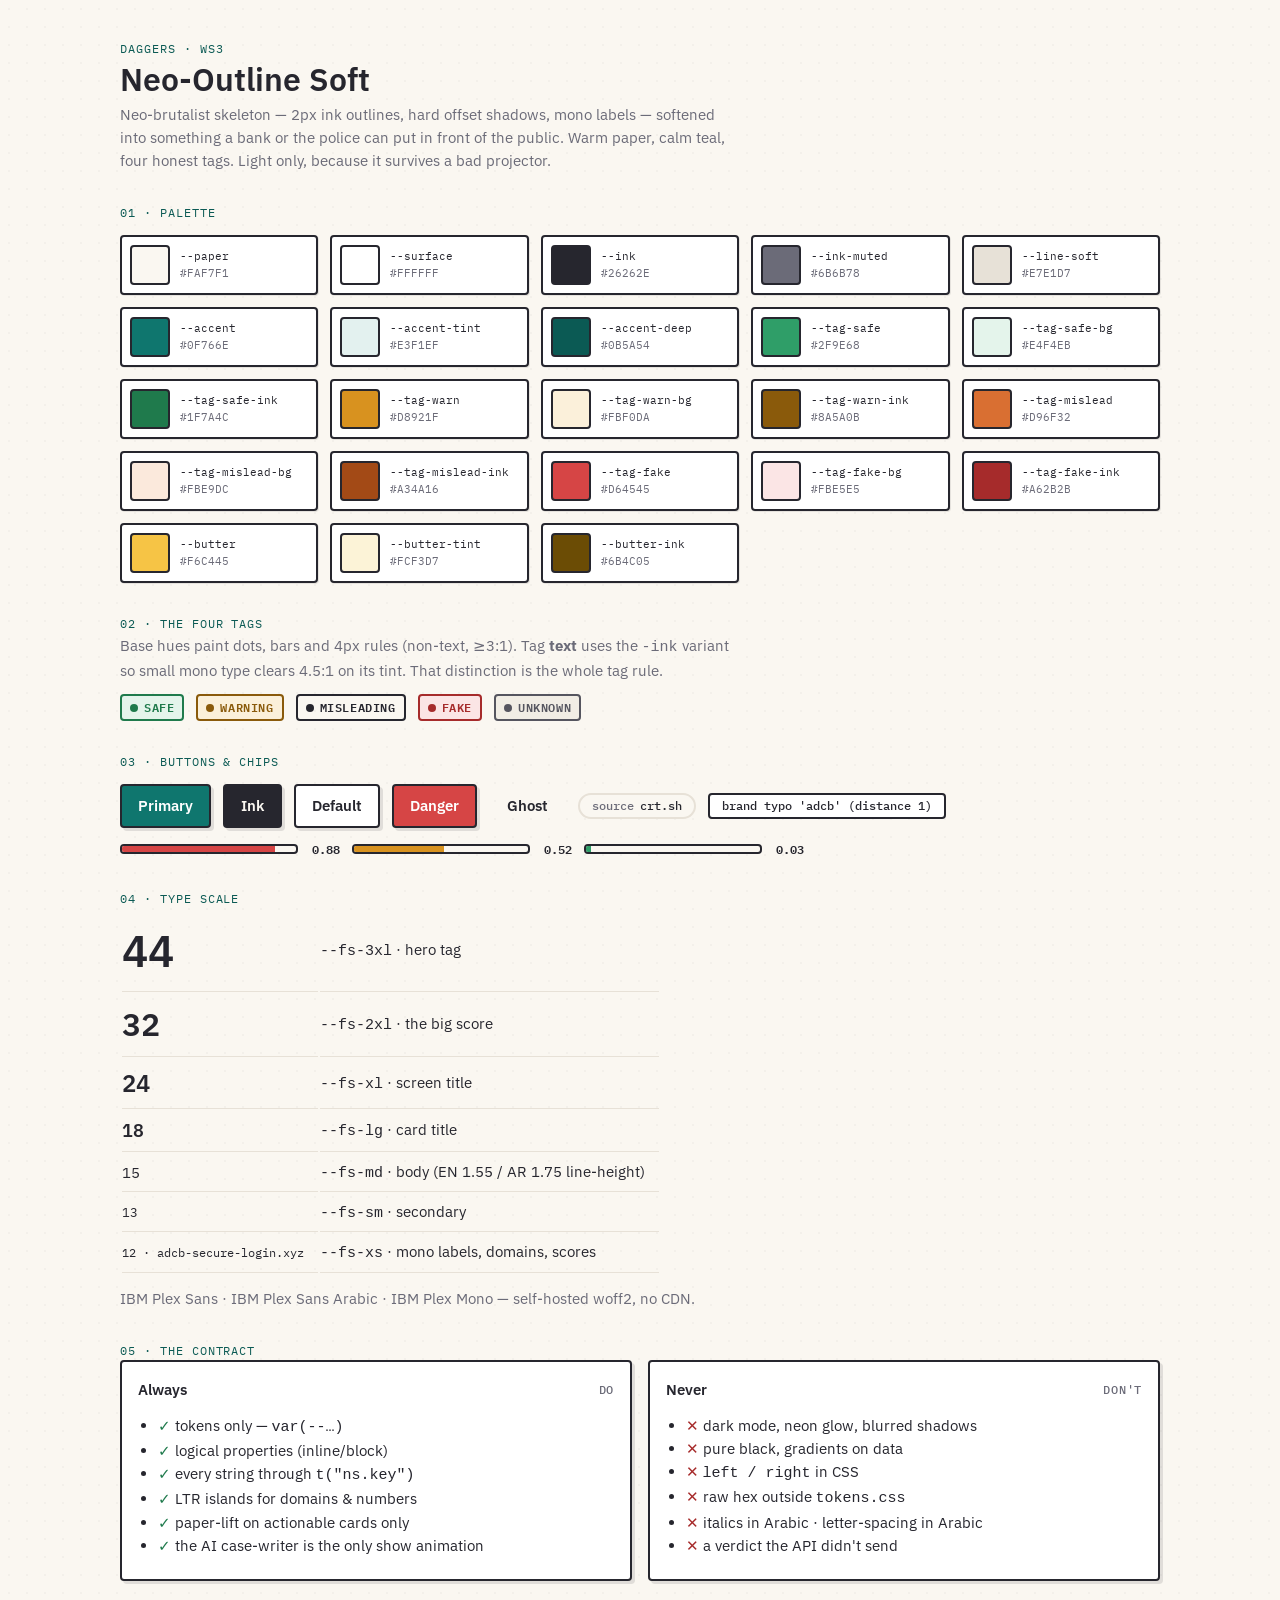
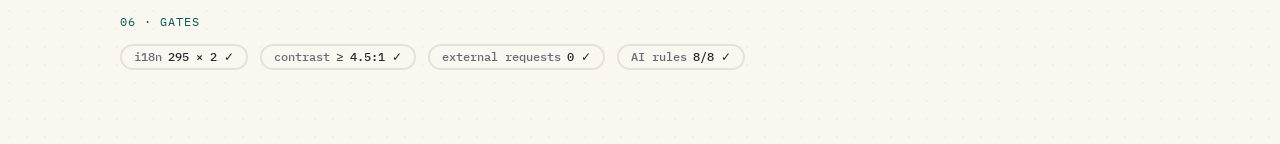
<file: docs/design-system.html>
<!doctype html>
<html lang="en" dir="ltr">
<head>
<meta charset="utf-8">
<meta name="viewport" content="width=device-width, initial-scale=1">
<title>Daggers — Design System (Neo-Outline Soft)</title>
<link rel="stylesheet" href="../web/css/tokens.css">
<link rel="stylesheet" href="../web/css/base.css">
<link rel="stylesheet" href="../web/css/layout.css">
<link rel="stylesheet" href="../web/css/components.css">
<style>
  body { display:block; }
  .wrap { max-width: 1080px; margin: 0 auto; padding: 40px 20px 80px; }
  h1 { font-size: 2rem; margin-bottom: 4px; }
  .lede { color: var(--ink-muted); max-width: 68ch; }
  section { margin-top: var(--s6); }
  .sect-kicker { font-family: var(--font-mono); font-size: var(--fs-xs); text-transform: uppercase; letter-spacing: .08em; color: var(--accent-deep); }
  .grid { display: grid; grid-template-columns: repeat(auto-fill, minmax(190px, 1fr)); gap: var(--s3); margin-top: var(--s3); }
  .sw { display:flex; gap:10px; align-items:center; border: var(--border); border-radius: var(--radius); background: var(--surface); padding: 8px; box-shadow: var(--shadow-press); }
  .chipbox { width: 40px; height: 40px; border-radius: var(--radius); border: 2px solid var(--ink); flex: none; }
  .meta { display:flex; flex-direction: column; min-width: 0; }
  .meta code { font-family: var(--font-mono); font-size: 11px; }
  .meta span { font-family: var(--font-mono); font-size: 11px; color: var(--ink-muted); }
  .row-demo { display:flex; flex-wrap:wrap; gap: var(--s3); align-items:center; margin-top: var(--s3); }
  .type td { padding: 6px 14px 6px 0; border-bottom: 1px solid var(--line-soft); }
  .mono { font-family: var(--font-mono); }
  .ok { color: var(--tag-safe-ink); font-weight: 600; }
  .no { color: var(--tag-fake-ink); font-weight: 600; }
  .cols { display:grid; grid-template-columns: 1fr 1fr; gap: var(--s4); }
  @media (max-width: 760px) { .cols { grid-template-columns: 1fr; } }
  ul { margin: 6px 0; padding-inline-start: 20px; }
</style>
</head>
<body>
<div class="wrap">
  <div class="sect-kicker">Daggers · WS3</div>
  <h1>Neo-Outline Soft</h1>
  <p class="lede">Neo-brutalist skeleton — 2px ink outlines, hard offset shadows, mono labels —
  softened into something a bank or the police can put in front of the public. Warm paper, calm teal,
  four honest tags. Light only, because it survives a bad projector.</p>

  <section>
    <div class="sect-kicker">01 · Palette</div>
    <div class="grid"><div class="sw"><div class="chipbox" style="background:#FAF7F1"></div><div class="meta"><code>--paper</code><span>#FAF7F1</span></div></div>
<div class="sw"><div class="chipbox" style="background:#FFFFFF"></div><div class="meta"><code>--surface</code><span>#FFFFFF</span></div></div>
<div class="sw"><div class="chipbox" style="background:#26262E"></div><div class="meta"><code>--ink</code><span>#26262E</span></div></div>
<div class="sw"><div class="chipbox" style="background:#6B6B78"></div><div class="meta"><code>--ink-muted</code><span>#6B6B78</span></div></div>
<div class="sw"><div class="chipbox" style="background:#E7E1D7"></div><div class="meta"><code>--line-soft</code><span>#E7E1D7</span></div></div>
<div class="sw"><div class="chipbox" style="background:#0F766E"></div><div class="meta"><code>--accent</code><span>#0F766E</span></div></div>
<div class="sw"><div class="chipbox" style="background:#E3F1EF"></div><div class="meta"><code>--accent-tint</code><span>#E3F1EF</span></div></div>
<div class="sw"><div class="chipbox" style="background:#0B5A54"></div><div class="meta"><code>--accent-deep</code><span>#0B5A54</span></div></div>
<div class="sw"><div class="chipbox" style="background:#2F9E68"></div><div class="meta"><code>--tag-safe</code><span>#2F9E68</span></div></div>
<div class="sw"><div class="chipbox" style="background:#E4F4EB"></div><div class="meta"><code>--tag-safe-bg</code><span>#E4F4EB</span></div></div>
<div class="sw"><div class="chipbox" style="background:#1F7A4C"></div><div class="meta"><code>--tag-safe-ink</code><span>#1F7A4C</span></div></div>
<div class="sw"><div class="chipbox" style="background:#D8921F"></div><div class="meta"><code>--tag-warn</code><span>#D8921F</span></div></div>
<div class="sw"><div class="chipbox" style="background:#FBF0DA"></div><div class="meta"><code>--tag-warn-bg</code><span>#FBF0DA</span></div></div>
<div class="sw"><div class="chipbox" style="background:#8A5A0B"></div><div class="meta"><code>--tag-warn-ink</code><span>#8A5A0B</span></div></div>
<div class="sw"><div class="chipbox" style="background:#D96F32"></div><div class="meta"><code>--tag-mislead</code><span>#D96F32</span></div></div>
<div class="sw"><div class="chipbox" style="background:#FBE9DC"></div><div class="meta"><code>--tag-mislead-bg</code><span>#FBE9DC</span></div></div>
<div class="sw"><div class="chipbox" style="background:#A34A16"></div><div class="meta"><code>--tag-mislead-ink</code><span>#A34A16</span></div></div>
<div class="sw"><div class="chipbox" style="background:#D64545"></div><div class="meta"><code>--tag-fake</code><span>#D64545</span></div></div>
<div class="sw"><div class="chipbox" style="background:#FBE5E5"></div><div class="meta"><code>--tag-fake-bg</code><span>#FBE5E5</span></div></div>
<div class="sw"><div class="chipbox" style="background:#A62B2B"></div><div class="meta"><code>--tag-fake-ink</code><span>#A62B2B</span></div></div>
<div class="sw"><div class="chipbox" style="background:#F6C445"></div><div class="meta"><code>--butter</code><span>#F6C445</span></div></div>
<div class="sw"><div class="chipbox" style="background:#FCF3D7"></div><div class="meta"><code>--butter-tint</code><span>#FCF3D7</span></div></div>
<div class="sw"><div class="chipbox" style="background:#6B4C05"></div><div class="meta"><code>--butter-ink</code><span>#6B4C05</span></div></div></div>
  </section>

  <section>
    <div class="sect-kicker">02 · The four tags</div>
    <p class="lede">Base hues paint dots, bars and 4px rules (non-text, ≥3:1). Tag <b>text</b> uses the
    <code>-ink</code> variant so small mono type clears 4.5:1 on its tint. That distinction is the whole tag rule.</p>
    <div class="row-demo">
      <span class="tag tag-safe"><span class="tag-dot"></span>SAFE</span>
      <span class="tag tag-warning"><span class="tag-dot"></span>WARNING</span>
      <span class="tag tag-mislead"><span class="tag-dot"></span>MISLEADING</span>
      <span class="tag tag-fake"><span class="tag-dot"></span>FAKE</span>
      <span class="tag tag-unknown"><span class="tag-dot"></span>UNKNOWN</span>
    </div>
  </section>

  <section>
    <div class="sect-kicker">03 · Buttons &amp; chips</div>
    <div class="row-demo">
      <button class="btn btn-primary">Primary</button>
      <button class="btn btn-ink">Ink</button>
      <button class="btn">Default</button>
      <button class="btn btn-danger">Danger</button>
      <button class="btn btn-ghost">Ghost</button>
      <span class="chip"><span class="chip-k">source</span><span class="mono ltr">crt.sh</span></span>
      <span class="chip chip-reason">brand typo 'adcb' (distance 1)</span>
    </div>
    <div class="row-demo">
      <div class="score-bar" style="min-width:220px"><div class="track"><div class="fill fill-fake" style="--w:88%"></div></div><span class="val ltr">0.88</span></div>
      <div class="score-bar" style="min-width:220px"><div class="track"><div class="fill fill-warning" style="--w:52%"></div></div><span class="val ltr">0.52</span></div>
      <div class="score-bar" style="min-width:220px"><div class="track"><div class="fill fill-safe" style="--w:3%"></div></div><span class="val ltr">0.03</span></div>
    </div>
  </section>

  <section>
    <div class="sect-kicker">04 · Type scale</div>
    <table class="type">
      <tr><td style="font-size:44px;font-weight:600">44</td><td><code>--fs-3xl</code> · hero tag</td></tr>
      <tr><td style="font-size:32px;font-weight:600">32</td><td><code>--fs-2xl</code> · the big score</td></tr>
      <tr><td style="font-size:24px;font-weight:600">24</td><td><code>--fs-xl</code> · screen title</td></tr>
      <tr><td style="font-size:18px;font-weight:600">18</td><td><code>--fs-lg</code> · card title</td></tr>
      <tr><td style="font-size:15px">15</td><td><code>--fs-md</code> · body (EN 1.55 / AR 1.75 line-height)</td></tr>
      <tr><td style="font-size:13px">13</td><td><code>--fs-sm</code> · secondary</td></tr>
      <tr><td class="mono" style="font-size:12px">12 · adcb-secure-login.xyz</td><td><code>--fs-xs</code> · mono labels, domains, scores</td></tr>
    </table>
    <p class="lede" style="margin-top:12px">IBM Plex Sans · IBM Plex Sans Arabic · IBM Plex Mono — self-hosted woff2, no CDN.</p>
  </section>

  <section>
    <div class="sect-kicker">05 · The contract</div>
    <div class="cols">
      <div class="card">
        <div class="card-title">Always <span class="card-kicker">do</span></div>
        <ul>
          <li><span class="ok">✓</span> tokens only — <code>var(--…)</code></li>
          <li><span class="ok">✓</span> logical properties (inline/block)</li>
          <li><span class="ok">✓</span> every string through <code>t("ns.key")</code></li>
          <li><span class="ok">✓</span> LTR islands for domains &amp; numbers</li>
          <li><span class="ok">✓</span> paper-lift on actionable cards only</li>
          <li><span class="ok">✓</span> the AI case-writer is the only show animation</li>
        </ul>
      </div>
      <div class="card">
        <div class="card-title">Never <span class="card-kicker">don't</span></div>
        <ul>
          <li><span class="no">✕</span> dark mode, neon glow, blurred shadows</li>
          <li><span class="no">✕</span> pure black, gradients on data</li>
          <li><span class="no">✕</span> <code>left / right</code> in CSS</li>
          <li><span class="no">✕</span> raw hex outside <code>tokens.css</code></li>
          <li><span class="no">✕</span> italics in Arabic · letter-spacing in Arabic</li>
          <li><span class="no">✕</span> a verdict the API didn't send</li>
        </ul>
      </div>
    </div>
  </section>

  <section>
    <div class="sect-kicker">06 · Gates</div>
    <div class="row-demo">
      <span class="chip"><span class="chip-k">i18n</span><span class="mono">295 × 2 ✓</span></span>
      <span class="chip"><span class="chip-k">contrast</span><span class="mono">≥ 4.5:1 ✓</span></span>
      <span class="chip"><span class="chip-k">external requests</span><span class="mono">0 ✓</span></span>
      <span class="chip"><span class="chip-k">AI rules</span><span class="mono">8/8 ✓</span></span>
    </div>
  </section>
</div>
</body>
</html>
</file>
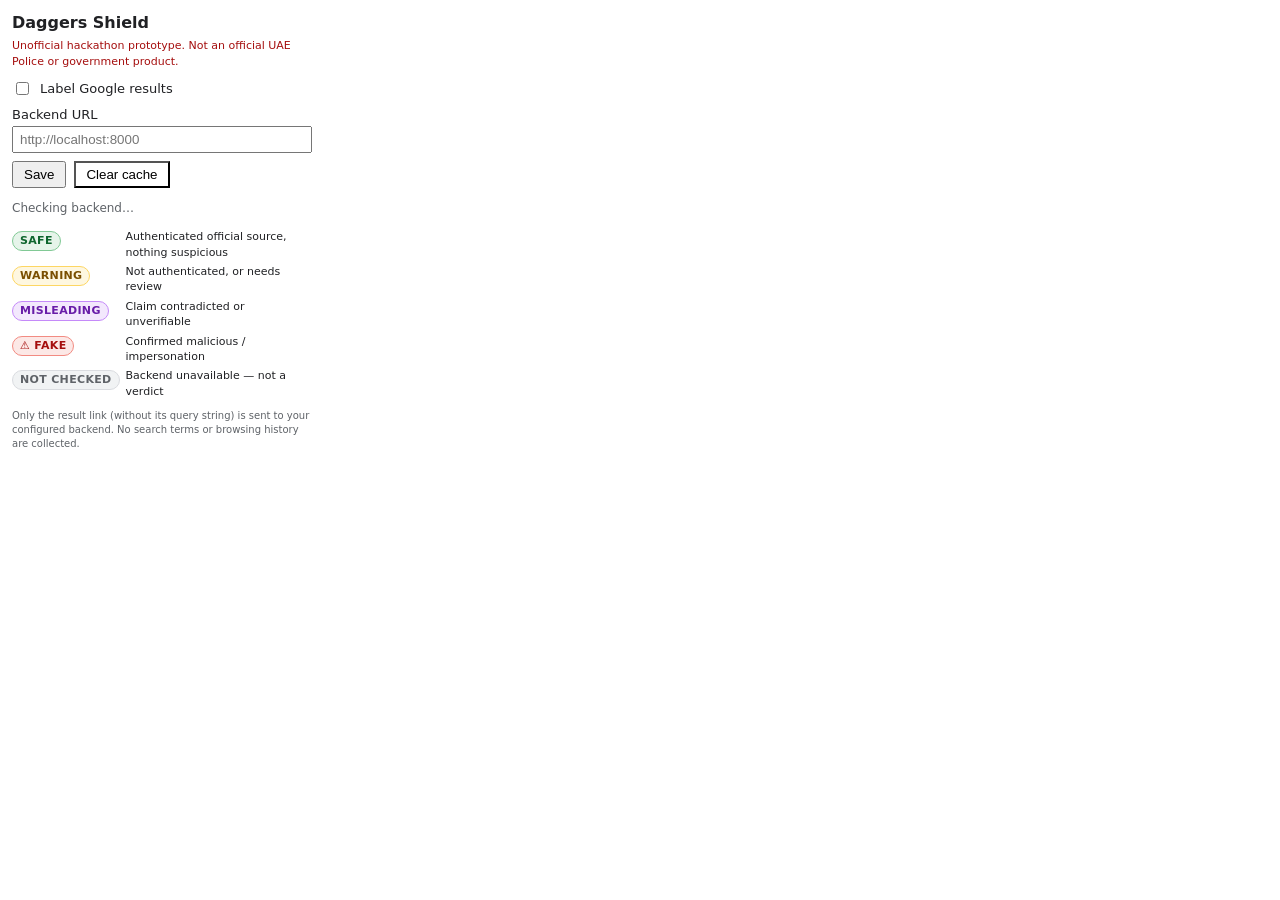
<file: extension/popup/popup.html>
<!doctype html>
<html lang="en">
<head><meta charset="utf-8"><title>Daggers Shield</title><link rel="stylesheet" href="popup.css"></head>
<body>
  <h1>Daggers Shield</h1>
  <p class="disclaimer">Unofficial hackathon prototype. Not an official UAE Police or government product.</p>
  <label class="row"><input type="checkbox" id="enabled"> Label Google results</label>
  <label for="apiBase">Backend URL</label>
  <input id="apiBase" type="url" spellcheck="false" placeholder="http://localhost:8000">
  <div class="row"><button id="save">Save</button><button id="clear" class="secondary">Clear cache</button></div>
  <p id="status" class="status" aria-live="polite">Checking backend…</p>
  <dl class="legend">
    <dt><span class="daggers-tag daggers-tag--safe">SAFE</span></dt><dd>Authenticated official source, nothing suspicious</dd>
    <dt><span class="daggers-tag daggers-tag--warning">WARNING</span></dt><dd>Not authenticated, or needs review</dd>
    <dt><span class="daggers-tag daggers-tag--misleading">MISLEADING</span></dt><dd>Claim contradicted or unverifiable</dd>
    <dt><span class="daggers-tag daggers-tag--fake">FAKE</span></dt><dd>Confirmed malicious / impersonation</dd>
    <dt><span class="daggers-tag daggers-tag--unchecked">NOT CHECKED</span></dt><dd>Backend unavailable — not a verdict</dd>
  </dl>
  <p class="privacy">Only the result link (without its query string) is sent to your configured backend. No search terms or browsing history are collected.</p>
  <script src="../lib/core.js"></script>
  <script src="popup.js"></script>
</body>
</html>
</file>
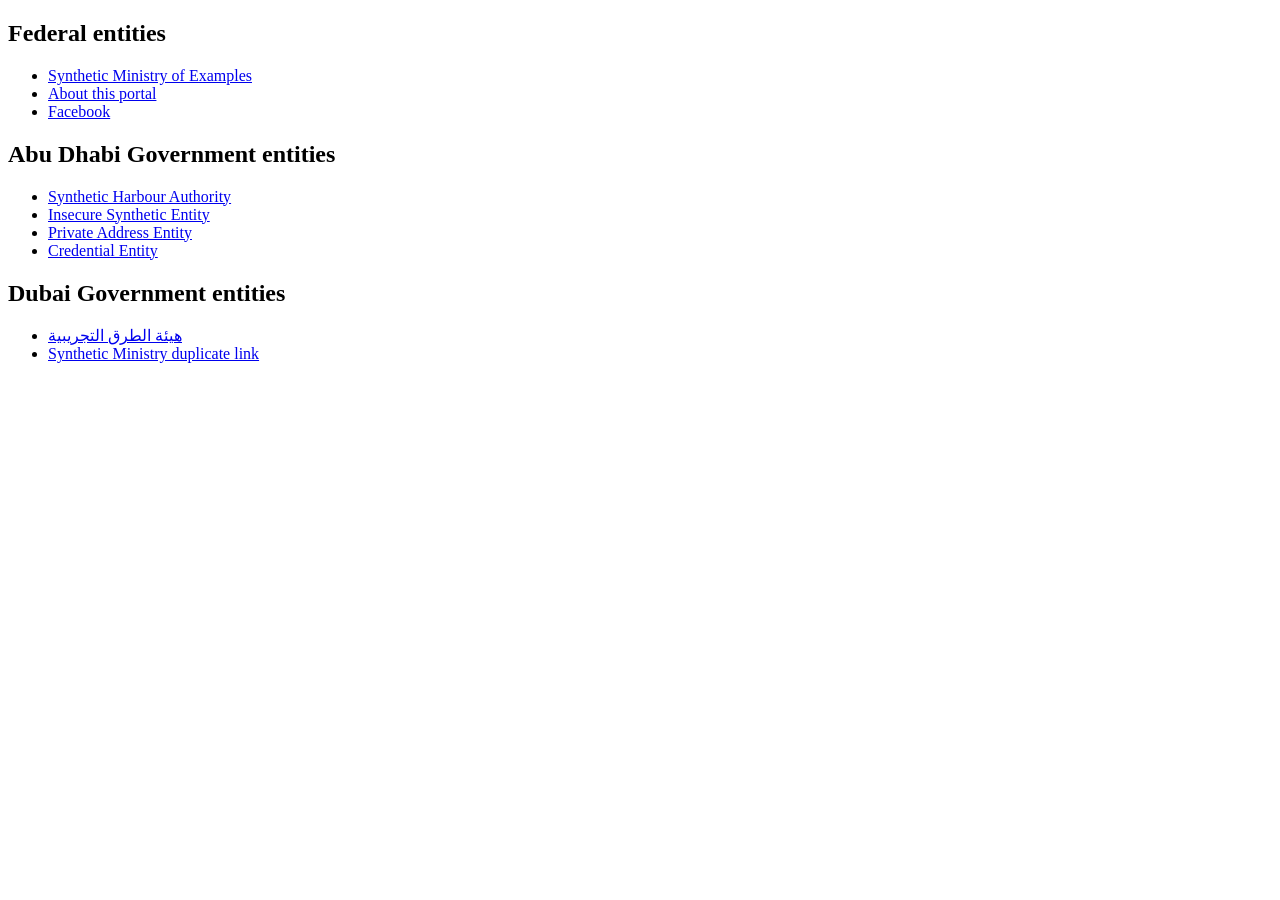
<file: backend/tests/ws2/data/uae_directory_sample.html>
<!DOCTYPE html>
<!-- SYNTHETIC UNIT-TEST DOUBLE: imitates the general shape of a government directory page.
     All entities and domains are fabricated (.example). Not real U.AE content. -->
<html><head><title>SYNTHETIC directory</title><script>var x = "https://script-link.example/";</script></head>
<body>
<h2>Federal entities</h2>
<ul>
  <li><a href="https://www.synthetic-ministry.example/">Synthetic Ministry of Examples</a></li>
  <li><a href="https://u.ae/en/about">About this portal</a></li>
  <li><a href="https://www.facebook.com/syntheticministry">Facebook</a></li>
</ul>
<h2>Abu Dhabi Government entities</h2>
<ul>
  <li><a href="https://www.harbour-authority.example/en">Synthetic Harbour Authority</a></li>
  <li><a href="http://insecure-entity.example/">Insecure Synthetic Entity</a></li>
  <li><a href="https://10.0.0.8/">Private Address Entity</a></li>
  <li><a href="https://user:pw@cred-entity.example/">Credential Entity</a></li>
</ul>
<h2>Dubai Government entities</h2>
<ul><li><a href="https://desert-roads.example">هيئة الطرق التجريبية</a></li>
<li><a href="https://www.synthetic-ministry.example/duplicate">Synthetic Ministry duplicate link</a></li></ul>
</body></html>
</file>
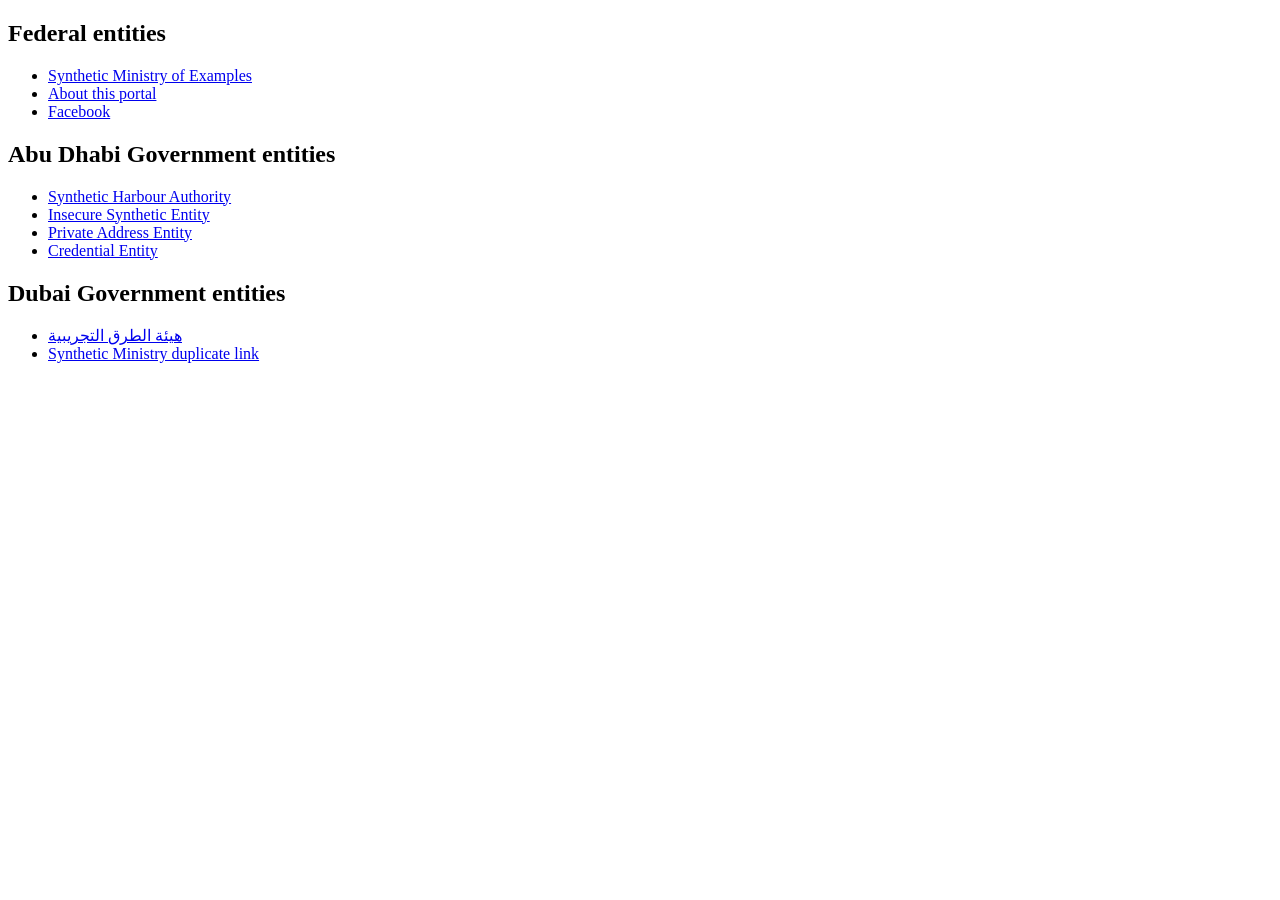
<file: backend/app/channels/official/fixtures/uae_directory_sample.html>
<!DOCTYPE html>
<!-- SYNTHETIC TEST FIXTURE: imitates the general shape of a government directory page.
     All entities and domains are fabricated (.example). Not real U.AE content. -->
<html><head><title>SYNTHETIC directory</title><script>var x = "https://script-link.example/";</script></head>
<body>
<h2>Federal entities</h2>
<ul>
  <li><a href="https://www.synthetic-ministry.example/">Synthetic Ministry of Examples</a></li>
  <li><a href="https://u.ae/en/about">About this portal</a></li>
  <li><a href="https://www.facebook.com/syntheticministry">Facebook</a></li>
</ul>
<h2>Abu Dhabi Government entities</h2>
<ul>
  <li><a href="https://www.harbour-authority.example/en">Synthetic Harbour Authority</a></li>
  <li><a href="http://insecure-entity.example/">Insecure Synthetic Entity</a></li>
  <li><a href="https://10.0.0.8/">Private Address Entity</a></li>
  <li><a href="https://user:pw@cred-entity.example/">Credential Entity</a></li>
</ul>
<h2>Dubai Government entities</h2>
<ul><li><a href="https://desert-roads.example">هيئة الطرق التجريبية</a></li>
<li><a href="https://www.synthetic-ministry.example/duplicate">Synthetic Ministry duplicate link</a></li></ul>
</body></html>
</file>
<file: web/css/tokens.css>
/* ============================================================
   Daggers · Design System — "Neo-Outline Soft" (light only)
   ★ THE single source of truth. No raw hex outside this file.
   Consumed by: base.css · layout.css · components.css · js
   ============================================================ */

:root {
  /* ---- paper & ink ------------------------------------------------ */
  --paper:        #FAF7F1;   /* warm cream canvas — never pure white full-bleed */
  --surface:      #FFFFFF;   /* cards */
  --ink:          #26262E;   /* text + outlines (soft ink, NOT #000) */
  --ink-muted:    #6B6B78;   /* secondary text (5.25:1 on surface, 4.91:1 on paper) */
  --line-soft:    #E7E1D7;   /* dividers only; outlines use --ink */

  /* ---- accent ----------------------------------------------------- */
  --accent:       #0F766E;   /* calm teal — primary actions, focus (5.47:1 white text) */
  --accent-tint:  #E3F1EF;
  --accent-deep:  #0B5A54;   /* pressed / text-on-tint (6.95:1) */

  /* ---- the four tags (base = large text/dots only) ---------------- */
  --tag-safe:      #2F9E68;  --tag-safe-bg:      #E4F4EB;
  --tag-warn:      #D8921F;  --tag-warn-bg:      #FBF0DA;
  --tag-mislead:   #D96F32;  --tag-mislead-bg:   #FBE9DC;
  --tag-fake:      #D64545;  --tag-fake-bg:      #FBE5E5;
  /* text-safe variants (≥4.5:1 on their own bg and on paper/surface).
     Rule: the spec hues above paint dots / bars / 4px rules (≥3:1, non-text);
     tag TEXT always uses these -ink variants so small type clears 4.5:1. */
  --tag-safe-ink:    #1F7A4C;  /* 4.67:1 on safe-bg — tag TEXT uses this, spec hue is 2.97:1 */
  --tag-warn-ink:    #8A5A0B;  /* 5.24:1 on warn-bg  */
  --tag-mislead-ink: #A34A16;  /* 5.01:1 on mislead-bg */
  --tag-fake-ink:    #A62B2B;  /* 5.81:1 on fake-bg  */
  /* neutral / unknown */
  --tag-unknown:    #6B6B78;  --tag-unknown-bg:  #F1EDE5;
  --tag-unknown-ink:#55555F;

  /* ---- butter (offline / error banner) ---------------------------- */
  --butter:       #F6C445;  --butter-tint: #FCF3D7;  --butter-ink: #6B4C05;

  /* ---- structure -------------------------------------------------- */
  --border:       2px solid var(--ink);
  --border-soft:  2px solid var(--line-soft);
  --radius:       4px;
  --shadow:       3px 3px 0 rgba(38, 38, 46, 0.12);   /* hard offset, ZERO blur */
  --shadow-lift:  5px 5px 0 rgba(38, 38, 46, 0.16);   /* paper-lift hover     */
  --shadow-press: 1px 1px 0 rgba(38, 38, 46, 0.10);

  /* ---- spacing scale (4px base) ----------------------------------- */
  --s1: 4px;  --s2: 8px;  --s3: 12px; --s4: 16px;
  --s5: 24px; --s6: 32px; --s7: 48px;

  /* ---- type ------------------------------------------------------- */
  --font-sans: "Plex Sans", "Plex Sans Arabic", system-ui, sans-serif;
  --font-ar:   "Plex Sans Arabic", "Plex Sans", system-ui, sans-serif;
  --font-mono: "Plex Mono", ui-monospace, SFMono-Regular, Menlo, monospace;

  --fs-xs:   0.75rem;   /* 12 · mono labels, chips        */
  --fs-sm:   0.8125rem; /* 13 · secondary                  */
  --fs-md:   0.9375rem; /* 15 · body                       */
  --fs-lg:   1.125rem;  /* 18 · card titles                */
  --fs-xl:   1.5rem;    /* 24 · screen titles              */
  --fs-2xl:  2rem;      /* 32 · verdict headline           */
  --fs-3xl:  2.75rem;   /* 44 · hero tag                   */

  --lh-body: 1.55;  --lh-ar-body: 1.75;
  --lh-head: 1.25;  --lh-ar-head: 1.35;

  /* ---- motion ----------------------------------------------------- */
  --dur: 160ms ease-out;
  --dur-slow: 320ms ease-out;

  /* ---- layout ----------------------------------------------------- */
  --topbar-h: 60px;
  --nav-w: 224px;          /* drawer width under 1000px */
  --content-max: 1180px;

  /* ---- dot grid texture (3% ink) ---------------------------------- */
  --dot-grid: radial-gradient(rgba(38, 38, 46, 0.03) 1px, transparent 1px);
}

/* ---------- fonts: self-hosted woff2 only, no CDN ever ------------ */
@font-face { font-family: "Plex Sans"; font-style: normal; font-weight: 400; font-display: swap;
  src: url("../fonts/plex-sans-400.woff2") format("woff2"); }
@font-face { font-family: "Plex Sans"; font-style: normal; font-weight: 500; font-display: swap;
  src: url("../fonts/plex-sans-500.woff2") format("woff2"); }
@font-face { font-family: "Plex Sans"; font-style: normal; font-weight: 600; font-display: swap;
  src: url("../fonts/plex-sans-600.woff2") format("woff2"); }
@font-face { font-family: "Plex Sans"; font-style: normal; font-weight: 700; font-display: swap;
  src: url("../fonts/plex-sans-700.woff2") format("woff2"); }

@font-face { font-family: "Plex Mono"; font-style: normal; font-weight: 400; font-display: swap;
  src: url("../fonts/plex-mono-400.woff2") format("woff2"); }
@font-face { font-family: "Plex Mono"; font-style: normal; font-weight: 500; font-display: swap;
  src: url("../fonts/plex-mono-500.woff2") format("woff2"); }
@font-face { font-family: "Plex Mono"; font-style: normal; font-weight: 600; font-display: swap;
  src: url("../fonts/plex-mono-600.woff2") format("woff2"); }

@font-face { font-family: "Plex Sans Arabic"; font-style: normal; font-weight: 400; font-display: swap;
  src: url("../fonts/plex-arabic-400.woff2") format("woff2"); }
@font-face { font-family: "Plex Sans Arabic"; font-style: normal; font-weight: 500; font-display: swap;
  src: url("../fonts/plex-arabic-500.woff2") format("woff2"); }
@font-face { font-family: "Plex Sans Arabic"; font-style: normal; font-weight: 600; font-display: swap;
  src: url("../fonts/plex-arabic-600.woff2") format("woff2"); }
@font-face { font-family: "Plex Sans Arabic"; font-style: normal; font-weight: 700; font-display: swap;
  src: url("../fonts/plex-arabic-700.woff2") format("woff2"); }
</file>
<file: web/css/base.css>
/* ============================================================
   Daggers · base — reset · typography (EN/AR rules) · a11y
   ============================================================ */

*, *::before, *::after { box-sizing: border-box; }

html { -webkit-text-size-adjust: 100%; text-size-adjust: 100%; }

body {
  margin: 0;
  min-height: 100dvh;
  background-color: var(--paper);
  background-image: var(--dot-grid);
  background-size: 18px 18px;
  color: var(--ink);
  font-family: var(--font-sans);
  font-size: var(--fs-md);
  line-height: var(--lh-body);
  -webkit-font-smoothing: antialiased;
  text-rendering: optimizeLegibility;
}

/* ---------- AR typography contract (WS3 §6) ---------------- */
html[lang="ar"] body {
  font-family: var(--font-ar);
  line-height: var(--lh-ar-body);
  letter-spacing: 0;
}
html[lang="ar"] h1, html[lang="ar"] h2, html[lang="ar"] h3, html[lang="ar"] h4 {
  font-family: var(--font-ar);
  line-height: var(--lh-ar-head);
  letter-spacing: 0;
  font-style: normal;            /* no italics in AR — weight/color only */
}
html[lang="ar"] em, html[lang="ar"] i { font-style: normal; }
html[lang="ar"] .mono, html[lang="ar"] code { font-family: var(--font-mono); letter-spacing: 0; }

h1, h2, h3, h4 { margin: 0 0 var(--s3); line-height: var(--lh-head); }
h1 { font-size: var(--fs-xl); font-weight: 600; }
h2 { font-size: var(--fs-lg); font-weight: 600; }
h3 { font-size: var(--fs-md); font-weight: 600; }
p  { margin: 0 0 var(--s3); }
p:last-child { margin-bottom: 0; }

a { color: var(--accent); text-underline-offset: 2px; }
a:hover { color: var(--accent-deep); }

/* ---------- mono data (domains, scores, labels) ------------ */
.mono { font-family: var(--font-mono); font-variant-ligatures: none; }

/* never let a mono token break mid-word inside an RTL paragraph */
.mono, .tag, .chip, .ltr { unicode-bidi: plaintext; }

/* LTR islands: domains, urls, numbers, phones, score digits */
.ltr { direction: ltr; unicode-bidi: isolate; }

/* ---------- focus: visible, 3px accent, offset 2 ----------- */
:focus-visible {
  outline: 3px solid var(--accent);
  outline-offset: 2px;
  border-radius: var(--radius);
}
:focus:not(:focus-visible) { outline: none; }

/* ---------- selection -------------------------------------- */
::selection { background: var(--accent-tint); color: var(--ink); }

/* ---------- scrollbars (subtle, not neon) ------------------- */
* { scrollbar-width: thin; scrollbar-color: var(--line-soft) transparent; }

/* ---------- utilities (few, deliberate) --------------------- */
.visually-hidden {
  position: absolute !important; width: 1px; height: 1px;
  padding: 0; margin: -1px; overflow: hidden; clip: rect(0 0 0 0);
  white-space: nowrap; border: 0;
}
.skip-link {
  position: absolute; inset-inline-start: var(--s4); top: -48px;
  background: var(--ink); color: var(--paper);
  padding: var(--s2) var(--s4); border-radius: var(--radius);
  z-index: 999; transition: top var(--dur);
}
.skip-link:focus { top: var(--s3); color: var(--paper); }
.muted { color: var(--ink-muted); }
.nowrap { white-space: nowrap; }
.grow { flex: 1 1 auto; min-width: 0; }

/* ---------- reduced motion: kill lift/press/stream ---------- */
@media (prefers-reduced-motion: reduce) {
  *, *::before, *::after {
    animation-duration: 0.01ms !important;
    animation-iteration-count: 1 !important;
    transition-duration: 0.01ms !important;
    scroll-behavior: auto !important;
  }
}
</file>
<file: web/css/layout.css>
/* ============================================================
   Daggers · layout — app shell grid · LOGICAL PROPERTIES ONLY
   (margin-inline-*, inset-inline-*, text-align:start — never left/right)
   ============================================================ */

body {
  display: grid;
  grid-template-areas:
    "topbar topbar"
    "banner banner"
    "nav    main";
  grid-template-columns: 224px minmax(0, 1fr);
  grid-template-rows: var(--topbar-h) auto 1fr;
  min-height: 100dvh;
}

/* ---------------- topbar ---------------------------------- */
.topbar {
  grid-area: topbar;
  position: sticky; top: 0; z-index: 50;
  display: flex; align-items: center; gap: var(--s4);
  padding-inline: var(--s4);
  background: var(--surface);
  border-block-end: var(--border);
}

.brand {
  display: inline-flex; align-items: center; gap: var(--s2);
  font-weight: 600; font-size: var(--fs-lg);
  color: var(--ink); text-decoration: none;
  white-space: nowrap;
}
.brand svg { flex: none; }
.brand .brand-sub {
  font-family: var(--font-mono); font-size: var(--fs-xs); font-weight: 500;
  color: var(--ink-muted); letter-spacing: 0.04em;
}
html[lang="ar"] .brand .brand-sub { letter-spacing: 0; }

.topbar-spacer { flex: 1 1 auto; }
.topbar-cluster { display: flex; align-items: center; gap: var(--s2); }

/* heartbeat dot */
.heartbeat { display: inline-flex; align-items: center; gap: var(--s2);
  font-family: var(--font-mono); font-size: var(--fs-xs); color: var(--ink-muted); }
.heartbeat .dot {
  width: 9px; height: 9px; border-radius: 50%;
  background: var(--tag-safe); border: 2px solid var(--ink);
  animation: pulse 2.2s ease-in-out infinite;
}
.heartbeat.is-down .dot { background: var(--tag-fake); animation: none; }
@keyframes pulse { 0%,100% { transform: scale(1); } 50% { transform: scale(1.35); } }

/* ---------------- nav (rail on desktop) -------------------- */
.nav {
  grid-area: nav;
  padding: var(--s4) var(--s3) var(--s6);
  border-inline-end: var(--border);
  background: var(--paper);
  display: flex; flex-direction: column; gap: var(--s1);
  overflow-y: auto;
}
.nav-group-label {
  font-family: var(--font-mono); font-size: var(--fs-xs); color: var(--ink-muted);
  letter-spacing: 0.06em; text-transform: uppercase;
  padding: var(--s3) var(--s3) var(--s1);
}
html[lang="ar"] .nav-group-label { letter-spacing: 0; }
.nav-link {
  display: flex; align-items: center; gap: var(--s3);
  min-height: 44px; padding: var(--s2) var(--s3);
  border: 2px solid transparent; border-radius: var(--radius);
  color: var(--ink); text-decoration: none; font-weight: 500;
  transition: background var(--dur), border-color var(--dur);
}
.nav-link svg { flex: none; }
.nav-link:hover { background: var(--accent-tint); }
.nav-link[aria-current="page"] {
  background: var(--accent-tint); border-color: var(--ink);
  box-shadow: var(--shadow-press);
}
.nav-link { flex-wrap: nowrap; white-space: nowrap; }
.nav-link .nav-badge {
  margin-inline-start: auto;
  font-family: var(--font-mono); font-size: var(--fs-xs);
  background: var(--ink); color: var(--paper);
  padding: 1px 6px; border-radius: 999px;
}

/* ---------------- main ------------------------------------- */
.main {
  grid-area: main;
  width: 100%; max-width: var(--content-max);
  margin-inline: auto;
  padding: var(--s5) var(--s5) var(--s7);
  min-width: 0;
}

.page-head { display: flex; align-items: end; justify-content: space-between; gap: var(--s4);
  margin-block-end: var(--s5); flex-wrap: wrap; }
.page-head h1 { margin: 0; }
.page-head .page-kicker {
  font-family: var(--font-mono); font-size: var(--fs-xs); font-weight: 500;
  color: var(--accent-deep); text-transform: uppercase; letter-spacing: 0.08em;
  margin-block-end: var(--s1);
}
html[lang="ar"] .page-head .page-kicker { letter-spacing: 0; }

/* ---------------- banner (offline / demo) ------------------ */
.banner {
  grid-area: banner;
  display: none;
  align-items: center; gap: var(--s3);
  padding: var(--s2) var(--s4);
  background: var(--butter-tint); color: var(--butter-ink);
  border-block-end: var(--border);
  font-size: var(--fs-sm); font-weight: 500;
}
.banner.is-on { display: flex; }
.banner.is-demo { background: var(--accent-tint); color: var(--accent-deep); }
.banner .banner-tag {
  font-family: var(--font-mono); font-size: var(--fs-xs); font-weight: 600;
  border: 2px solid currentColor; border-radius: var(--radius);
  padding: 0 6px; flex: none;
}

/* ---------------- responsive -------------------------------- */
@media (max-width: 999px) {
  body { grid-template-columns: minmax(0, 1fr); grid-template-areas:
    "topbar" "banner" "main"; }
  .nav {
    position: fixed; inset-block: 0; inset-inline-start: 0; z-index: 80;
    width: min(320px, 86vw);
    border-inline-end: var(--border);
    box-shadow: var(--shadow-lift);
    transform: translateX(-105%);
    transition: transform var(--dur-slow);
    padding-block-start: calc(var(--topbar-h) + var(--s3));
  }
  html[dir="rtl"] .nav { transform: translateX(105%); }
  .nav.is-open, html[dir="rtl"] .nav.is-open { transform: translateX(0); }
  .nav-scrim {
    position: fixed; inset: 0; z-index: 70;
    background: rgba(38, 38, 46, 0.28);
    display: none;
  }
  .nav-scrim.is-open { display: block; }
  .main { padding: var(--s4) var(--s4) var(--s7); }
  .menu-btn { display: inline-flex; }
}
@media (min-width: 1000px) {
  .menu-btn { display: none; }
  .nav-scrim { display: none !important; }
}
@media (max-width: 640px) {
  .topbar { gap: var(--s2); padding-inline: var(--s3); }
  .brand .brand-sub { display: none; }
  .heartbeat .hb-label { display: none; }
  .page-head { margin-block-end: var(--s4); }
}

/* ---------------- grids used by views ----------------------- */
.grid-2 { display: grid; grid-template-columns: repeat(2, minmax(0, 1fr)); gap: var(--s4); }
.grid-3 { display: grid; grid-template-columns: repeat(3, minmax(0, 1fr)); gap: var(--s4); }
.split { display: grid; grid-template-columns: minmax(0, 1fr) minmax(0, 1fr); gap: var(--s4); }
@media (max-width: 860px) { .grid-2, .grid-3, .split { grid-template-columns: minmax(0, 1fr); } }

.stack { display: flex; flex-direction: column; gap: var(--s4); }
.row { display: flex; align-items: center; gap: var(--s2); flex-wrap: wrap; }
.row-end { margin-inline-start: auto; }
</file>
<file: web/css/components.css>
/* ============================================================
   Daggers · components — cards · tags · buttons · chips · tables
   Everything here uses var(--…) tokens only. Logical properties only.
   ============================================================ */

/* ---------------- card ------------------------------------- */
.card {
  background: var(--surface);
  border: var(--border);
  border-radius: var(--radius);
  box-shadow: var(--shadow);
  padding: var(--s4);
}
.card.tight { padding: var(--s3); }
.card.flush { padding: 0; overflow: hidden; }
.card-title {
  display: flex; align-items: center; gap: var(--s2);
  font-weight: 600; margin-block-end: var(--s3);
}
.card-title .card-kicker {
  font-family: var(--font-mono); font-size: var(--fs-xs); font-weight: 500;
  color: var(--ink-muted); margin-inline-start: auto; text-transform: uppercase;
  letter-spacing: 0.06em;
}
html[lang="ar"] .card-title .card-kicker { letter-spacing: 0; }

/* paper-lift interaction (only where a card is actionable) */
.card.is-action { transition: transform var(--dur), box-shadow var(--dur); }
.card.is-action:hover { transform: translate(-2px, -2px); box-shadow: var(--shadow-lift); }

/* ---------------- buttons ----------------------------------- */
.btn {
  display: inline-flex; align-items: center; justify-content: center; gap: var(--s2);
  min-height: 44px; padding: var(--s2) var(--s4);
  font: 600 var(--fs-md)/1.2 var(--font-sans);
  color: var(--ink); background: var(--surface);
  border: var(--border); border-radius: var(--radius);
  box-shadow: var(--shadow); cursor: pointer;
  transition: transform var(--dur), box-shadow var(--dur), background var(--dur);
  text-decoration: none; user-select: none; white-space: nowrap;
}
html[lang="ar"] .btn { font-family: var(--font-ar); }
.btn:hover { transform: translate(-1px, -1px); box-shadow: var(--shadow-lift); }
.btn:active { transform: translate(2px, 2px); box-shadow: none; }
.btn[disabled] { opacity: 0.55; cursor: not-allowed; transform: none; box-shadow: var(--shadow-press); }

.btn-primary { background: var(--accent); color: var(--surface); }
.btn-primary:hover { background: var(--accent-deep); }
.btn-ink { background: var(--ink); color: var(--paper); }
.btn-danger { background: var(--tag-fake); color: var(--surface); }
.btn-ghost { background: transparent; box-shadow: none; border-color: transparent; }
.btn-ghost:hover { background: var(--accent-tint); box-shadow: none; transform: none; }
.btn-sm { min-height: 36px; padding: var(--s1) var(--s3); font-size: var(--fs-sm); }
.btn-lg { min-height: 52px; padding: var(--s3) var(--s5); font-size: var(--fs-lg); }
.btn-block { display: flex; width: 100%; }
.btn .btn-ico { flex: none; }

/* mechanical press for pressable rows */
.pressable { transition: transform var(--dur), box-shadow var(--dur); }
.pressable:active { transform: translate(2px, 2px); box-shadow: none; }

/* ---------------- sticker tags (the four) ------------------- */
.tag {
  display: inline-flex; align-items: center; gap: 6px;
  padding: 2px var(--s2);
  border: 2px solid currentColor; border-radius: var(--radius);
  font-family: var(--font-mono); font-size: var(--fs-xs); font-weight: 600;
  letter-spacing: 0.05em; text-transform: uppercase;
  white-space: nowrap; line-height: 1.6;
}
html[lang="ar"] .tag { letter-spacing: 0; font-family: var(--font-ar); font-size: var(--fs-sm); font-weight: 600; }
.tag .tag-dot { width: 8px; height: 8px; border-radius: 50%; background: currentColor; flex: none; }

.tag-safe      { color: var(--tag-safe-ink);    background: var(--tag-safe-bg); }
.tag-warning   { color: var(--tag-warn-ink);    background: var(--tag-warn-bg); }
.tag-misleading{ color: var(--tag-mislead-ink); background: var(--tag-mislead-bg); }
.tag-fake      { color: var(--tag-fake-ink);    background: var(--tag-fake-bg); }
.tag-unknown   { color: var(--tag-unknown-ink); background: var(--tag-unknown-bg); }
.tag-lg { font-size: var(--fs-md); padding: var(--s1) var(--s3); }
.tag-xl { font-size: var(--fs-xl); padding: var(--s2) var(--s5); border-width: 3px; }

/* raw dot (feed rows) */
.dot-tag { width: 12px; height: 12px; border-radius: 50%; border: 2px solid var(--ink); flex: none; }
.dot-safe { background: var(--tag-safe); }
.dot-warning { background: var(--tag-warn); }
.dot-misleading { background: var(--tag-mislead); }
.dot-fake { background: var(--tag-fake); }
.dot-unknown { background: var(--tag-unknown); }

/* ---------------- chips (mono data) ------------------------- */
.chip {
  display: inline-flex; align-items: center; gap: 6px;
  font-family: var(--font-mono); font-size: var(--fs-xs); font-weight: 500;
  color: var(--ink); background: var(--paper);
  border: 2px solid var(--line-soft); border-radius: 999px;
  padding: 2px var(--s3); max-width: 100%;
}
.chip .chip-k { color: var(--ink-muted); }
.chip-reason { border-radius: var(--radius); border-color: var(--ink); background: var(--surface); }
.chips { display: flex; flex-wrap: wrap; gap: var(--s2); }

/* ---------------- forms ------------------------------------ */
.field { display: flex; flex-direction: column; gap: var(--s2); }
.field label, .field-label {
  font-weight: 600; font-size: var(--fs-sm); color: var(--ink);
}
.input, .textarea, .select {
  width: 100%; min-height: 48px;
  padding: var(--s3);
  font: 500 var(--fs-md)/1.4 var(--font-mono);
  color: var(--ink); background: var(--surface);
  border: var(--border); border-radius: var(--radius);
  box-shadow: var(--shadow-press);
}
.textarea { min-height: 96px; resize: vertical; }
.input::placeholder, .textarea::placeholder { color: var(--ink-muted); font-family: var(--font-sans); }
.input:focus, .textarea:focus, .select:focus { outline: 3px solid var(--accent); outline-offset: 1px; }
.input[dir="ltr"] { text-align: start; }
.field-hint { font-size: var(--fs-xs); color: var(--ink-muted); }
.input-row { display: flex; gap: var(--s2); }
.input-row .input { flex: 1 1 auto; min-width: 0; }
@media (max-width: 560px) { .input-row { flex-direction: column; } .input-row .btn { width: 100%; } }

/* ---------------- toggle (mode, langs) ---------------------- */
.seg {
  display: inline-flex; border: var(--border); border-radius: var(--radius);
  overflow: hidden; background: var(--surface);
}
.seg button {
  min-height: 40px; padding: var(--s1) var(--s3);
  border: 0; background: transparent; cursor: pointer;
  font: 600 var(--fs-sm)/1 var(--font-mono); color: var(--ink);
}
.seg button + button { border-inline-start: 2px solid var(--ink); }
.seg button[aria-pressed="true"] { background: var(--ink); color: var(--paper); }
.seg button:hover:not([aria-pressed="true"]) { background: var(--accent-tint); }

/* ---------------- tables ----------------------------------- */
.table-wrap { overflow-x: auto; }
.table { width: 100%; border-collapse: collapse; font-size: var(--fs-sm); }
.table th {
  font-family: var(--font-mono); font-size: var(--fs-xs); font-weight: 500;
  color: var(--ink-muted); text-transform: uppercase; letter-spacing: 0.06em;
  text-align: start; padding: var(--s2) var(--s3);
  border-block-end: var(--border);
  white-space: nowrap;
}
html[lang="ar"] .table th { letter-spacing: 0; font-family: var(--font-ar); }
.table td { padding: var(--s3); border-block-end: 1px solid var(--line-soft); vertical-align: middle; }
.table tbody tr { cursor: pointer; transition: background var(--dur); }
.table tbody tr:hover { background: var(--accent-tint); }
.table tbody tr[aria-selected="true"] { background: var(--accent-tint); box-shadow: inset 3px 0 0 var(--accent); }
html[dir="rtl"] .table tbody tr[aria-selected="true"] { box-shadow: inset -3px 0 0 var(--accent); }
.table .col-domain { font-family: var(--font-mono); direction: ltr; unicode-bidi: isolate; text-align: start; }

/* ---------------- status stepper (QUEUED→SUBMITTED→SEEN) ---- */
.stepper { display: inline-flex; align-items: center; gap: 0; }
.stepper .step {
  display: inline-flex; align-items: center; gap: 6px;
  font-family: var(--font-mono); font-size: var(--fs-xs); font-weight: 600;
  color: var(--ink-muted); padding: 2px var(--s2);
  border: 2px solid var(--line-soft); border-radius: 999px; background: var(--surface);
}
.stepper .step.is-done { color: var(--accent-deep); border-color: var(--accent); background: var(--accent-tint); }
.stepper .step.is-current { color: var(--surface); border-color: var(--ink); background: var(--ink); }
.stepper .step-line { width: 14px; height: 2px; background: var(--line-soft); }
.stepper .step-line.is-done { background: var(--accent); }
/* compact mode for dense tables: history = dots, current = chip */
/* NOTE: do NOT zero font-size here — it inflates the inline-block via strut.
   Hide the label element instead (display:none) and let the 12px circle stand. */
.stepper.is-compact .step {
  letter-spacing: 0; padding: 0; width: 12px; height: 12px;
  border-radius: 50%; border-width: 2px; background: var(--surface);
  color: var(--line-soft);
  display: inline-flex; align-items: center; justify-content: center;
  line-height: 0; overflow: hidden;
}
.stepper.is-compact .step:not(.is-current) .step-label { display: none; }
.stepper.is-compact .step { position: relative; }
.stepper.is-compact .step.is-current .step-label { display: inline; }
.stepper.is-compact .step.is-done { background: var(--accent); border-color: var(--accent); color: var(--accent); }
.stepper.is-compact .step.is-current { color: var(--surface); }
.stepper.is-compact .step.is-current {
  width: auto; height: auto; font-size: var(--fs-xs);
  padding: 1px var(--s2); border-radius: 999px; background: var(--ink); color: var(--surface);
}
.stepper.is-compact .step-line { width: 8px; }

/* ---------------- score bar -------------------------------- */
.score-bar { display: flex; align-items: center; gap: var(--s2); min-width: 110px; }
.score-bar .track {
  position: relative; flex: 1 1 auto; height: 10px;
  background: var(--paper); border: 2px solid var(--ink); border-radius: var(--radius);
  overflow: hidden;
}
.score-bar .fill { position: absolute; inset-block: 0; inset-inline-start: 0; width: var(--w, 0%); }
.fill-safe { background: var(--tag-safe); }
.fill-warning { background: var(--tag-warn); }
.fill-misleading { background: var(--tag-mislead); }
.fill-fake { background: var(--tag-fake); }
.fill-unknown { background: var(--tag-unknown); }
.score-bar .val { font-family: var(--font-mono); font-size: var(--fs-xs); font-weight: 600; min-width: 34px; text-align: end; }

/* breakdown bars (finding view) */
.breakdown { display: flex; flex-direction: column; gap: var(--s2); }
.breakdown .bd-row { display: grid; grid-template-columns: minmax(120px, 1fr) 2fr 44px; gap: var(--s3); align-items: center; font-size: var(--fs-sm); }
.breakdown .bd-label { color: var(--ink); overflow: hidden; text-overflow: ellipsis; white-space: nowrap; }
.breakdown .bd-track { height: 12px; background: var(--paper); border: 2px solid var(--ink); border-radius: var(--radius); position: relative; overflow: hidden; }
.breakdown .bd-fill { position: absolute; inset-block: 0; inset-inline-start: 0; background: var(--accent); }
.breakdown .bd-val { font-family: var(--font-mono); font-size: var(--fs-xs); text-align: end; }

/* ---------------- feed rows -------------------------------- */
.feed-list { display: flex; flex-direction: column; }
.feed-row {
  display: grid;
  grid-template-columns: 18px minmax(0, 2.2fr) auto 96px minmax(90px, 1fr) auto;
  gap: var(--s3); align-items: center;
  padding: var(--s3) var(--s4);
  border-block-end: 1px solid var(--line-soft);
  cursor: pointer; text-decoration: none; color: var(--ink);
  transition: background var(--dur);
}
.feed-row:hover { background: var(--accent-tint); }
.feed-row:focus-visible { outline-offset: -3px; }
.feed-row .fr-domain { font-family: var(--font-mono); font-size: var(--fs-sm); font-weight: 500; direction: ltr; unicode-bidi: isolate; overflow: hidden; text-overflow: ellipsis; white-space: nowrap; }
.feed-row .fr-brand { font-size: var(--fs-sm); color: var(--ink-muted); }
.feed-row .fr-clone { font-family: var(--font-mono); font-size: var(--fs-xs); color: var(--ink-muted); }
.feed-row .fr-source { font-family: var(--font-mono); font-size: var(--fs-xs); color: var(--ink-muted); text-align: end; }
.feed-row.is-new { animation: newglow var(--dur-slow) ease-out 1; }
@keyframes newglow { from { background: var(--accent-tint); } to { background: transparent; } }
.feed-row .new-flag {
  font-family: var(--font-mono); font-size: 10px; font-weight: 600;
  color: var(--surface); background: var(--accent); border-radius: var(--radius);
  padding: 0 5px; margin-inline-start: var(--s2); vertical-align: 1px;
}
@media (max-width: 760px) {
  .feed-row { grid-template-columns: 18px minmax(0, 1fr) auto; grid-template-areas:
    "dot main tag" "dot meta meta"; row-gap: var(--s2); }
  .feed-row .fr-domain { grid-area: main; }
  .feed-row .tag-cell { grid-area: tag; }
  .feed-row .fr-brand, .feed-row .fr-clone, .feed-row .score-bar { grid-area: meta; display: none; }
  .feed-row .fr-source { display: none; }
}

/* ---------------- skeletons -------------------------------- */
.sk { position: relative; overflow: hidden; background: var(--line-soft); border-radius: var(--radius); }
.sk::after {
  content: ""; position: absolute; inset: 0;
  background: linear-gradient(90deg, transparent, rgba(250, 247, 241, 0.7), transparent);
  transform: translateX(-100%);
  animation: shimmer 1.3s ease-in-out infinite;
}
html[dir="rtl"] .sk::after { transform: translateX(100%); animation-name: shimmer-rtl; }
@keyframes shimmer { to { transform: translateX(100%); } }
@keyframes shimmer-rtl { to { transform: translateX(-100%); } }
.sk-line { height: 14px; margin-block: var(--s2); }
.sk-line.w-60 { width: 60%; } .sk-line.w-40 { width: 40%; } .sk-line.w-80 { width: 80%; }
.sk-card { height: 88px; }
.sk-row { height: 52px; margin-block-end: 1px; }

/* ---------------- empty state ------------------------------- */
.empty {
  display: flex; flex-direction: column; align-items: center; gap: var(--s3);
  padding: var(--s7) var(--s5); text-align: center; color: var(--ink-muted);
}
.empty .empty-art { color: var(--ink); opacity: 0.9; }
.empty .empty-title { font-weight: 600; font-size: var(--fs-lg); color: var(--ink); }
.empty p { max-width: 44ch; }

/* ---------------- toast ------------------------------------- */
.toast-host {
  position: fixed; inset-block-end: var(--s5); inset-inline-end: var(--s5);
  display: flex; flex-direction: column; gap: var(--s2); z-index: 200;
  max-width: min(380px, calc(100vw - 32px));
}
.toast {
  display: flex; align-items: start; gap: var(--s3);
  background: var(--ink); color: var(--paper);
  border: var(--border); border-radius: var(--radius);
  box-shadow: var(--shadow-lift);
  padding: var(--s3) var(--s4);
  font-size: var(--fs-sm); font-weight: 500;
  animation: toast-in var(--dur-slow) ease-out;
}
.toast .toast-tag { font-family: var(--font-mono); font-size: var(--fs-xs); font-weight: 600; color: var(--butter); flex: none; text-transform: uppercase; }
.toast.is-good .toast-tag { color: var(--tag-safe); }
.toast.is-bad .toast-tag { color: var(--tag-fake); }
.toast .toast-x { background: none; border: 0; color: inherit; cursor: pointer; opacity: 0.7; font-size: var(--fs-md); line-height: 1; padding: 2px; }
.toast .toast-x:hover { opacity: 1; }
@keyframes toast-in { from { transform: translateY(10px); opacity: 0; } to { transform: none; opacity: 1; } }
@media (max-width: 560px) {
  .toast-host { inset-inline: var(--s3); inset-block-end: var(--s4); max-width: none; }
}

/* ---------------- evidence frames --------------------------- */
.evidence-frame {
  border: var(--border); border-radius: var(--radius); overflow: hidden;
  background: var(--surface); box-shadow: var(--shadow);
}
.evidence-frame .ev-head {
  display: flex; align-items: center; gap: var(--s2);
  padding: var(--s2) var(--s3);
  border-block-end: var(--border);
  font-family: var(--font-mono); font-size: var(--fs-xs); font-weight: 600;
  text-transform: uppercase; letter-spacing: 0.05em;
}
html[lang="ar"] .evidence-frame .ev-head { letter-spacing: 0; font-family: var(--font-ar); }
.ev-head .ev-label { display: inline-flex; align-items: center; gap: 6px; }
.ev-pip { width: 10px; height: 10px; border-radius: 50%; border: 2px solid var(--ink); flex: none; }
.ev-pip.real { background: var(--tag-safe); }
.ev-pip.clone { background: var(--tag-fake); }
.evidence-frame img, .evidence-frame svg { display: block; width: 100%; height: auto; }
.ev-foot { padding: var(--s2) var(--s3); border-block-start: 1px solid var(--line-soft); font-size: var(--fs-xs); color: var(--ink-muted); }
.ev-foot .mono { color: var(--ink); }

/* ---------------- kv facts / timeline ----------------------- */
.kv { display: grid; grid-template-columns: minmax(96px, auto) 1fr; gap: var(--s2) var(--s4); font-size: var(--fs-sm); margin: 0; }
.kv dt { color: var(--ink-muted); }
.kv dd { margin: 0; font-family: var(--font-mono); font-size: var(--fs-xs); overflow-wrap: anywhere; }

.timeline { list-style: none; margin: 0; padding: 0; position: relative; }
.timeline li { position: relative; padding-inline-start: var(--s5); padding-block-end: var(--s4); }
.timeline li::before {
  content: ""; position: absolute; inset-inline-start: 4px; top: 6px;
  width: 10px; height: 10px; border-radius: 50%;
  background: var(--surface); border: 2px solid var(--ink);
}
.timeline li.is-key::before { background: var(--tag-fake); }
.timeline li::after {
  content: ""; position: absolute; inset-inline-start: 8px; top: 20px; bottom: 0;
  width: 2px; background: var(--line-soft);
}
.timeline li:last-child::after { display: none; }
.timeline .tl-when { font-family: var(--font-mono); font-size: var(--fs-xs); color: var(--ink-muted); display: block; }
.timeline .tl-what { font-size: var(--fs-sm); }

/* ---------------- sweep ------------------------------------- */
.pill-row { display: flex; flex-wrap: wrap; gap: var(--s2); }
.query-pill {
  display: inline-flex; align-items: center; gap: var(--s2);
  min-height: 40px; padding: var(--s1) var(--s3);
  background: var(--surface); border: 2px solid var(--ink); border-radius: 999px;
  font-size: var(--fs-sm); font-weight: 500; cursor: pointer;
  transition: transform var(--dur), box-shadow var(--dur), background var(--dur);
  box-shadow: var(--shadow-press);
}
.query-pill:hover { transform: translate(-1px, -1px); box-shadow: var(--shadow); background: var(--accent-tint); }
.query-pill .pill-lang { font-family: var(--font-mono); font-size: 10px; font-weight: 600; color: var(--ink-muted); border: 1px solid var(--line-soft); border-radius: 3px; padding: 0 4px; }

.sweep-results { display: flex; flex-direction: column; }
.sweep-row {
  display: grid; grid-template-columns: 34px minmax(0, 1fr) auto;
  gap: var(--s3); padding: var(--s3) var(--s4);
  border-block-end: 1px solid var(--line-soft);
  align-items: start;
  transition: background var(--dur-slow);
}
.sweep-row .sr-pos { font-family: var(--font-mono); font-size: var(--fs-xs); color: var(--ink-muted); padding-block-start: 2px; }
.sweep-row .sr-title { font-weight: 500; font-size: var(--fs-sm); }
.sweep-row .sr-title { unicode-bidi: plaintext; }
.sweep-row .sr-url { font-family: var(--font-mono); font-size: var(--fs-xs); color: var(--ink-muted); direction: ltr; unicode-bidi: isolate; overflow-wrap: anywhere; display: block; }
.sweep-row .sr-snippet { font-size: var(--fs-xs); color: var(--ink-muted); margin-block-start: var(--s1); unicode-bidi: plaintext; }
.sweep-row .sr-why { font-size: var(--fs-xs); color: var(--tag-fake-ink); margin-block-start: var(--s2); font-weight: 500; }
.sweep-row.is-fake { background: var(--tag-fake-bg); box-shadow: inset 4px 0 0 var(--tag-fake); }
html[dir="rtl"] .sweep-row.is-fake { box-shadow: inset -4px 0 0 var(--tag-fake); }
.sweep-row.is-mislead { background: var(--tag-mislead-bg); box-shadow: inset 4px 0 0 var(--tag-mislead); }
html[dir="rtl"] .sweep-row.is-mislead { box-shadow: inset -4px 0 0 var(--tag-mislead); }
.sweep-row.is-warn { background: var(--tag-warn-bg); box-shadow: inset 4px 0 0 var(--tag-warn); }
html[dir="rtl"] .sweep-row.is-warn { box-shadow: inset -4px 0 0 var(--tag-warn); }
.sweep-row .sr-tag-cell { min-width: 112px; text-align: end; }

/* ---------------- verdict hero (check / guard page) --------- */
.verdict-hero { display: flex; align-items: start; gap: var(--s4); flex-wrap: wrap; }
.verdict-hero .vh-body { flex: 1 1 320px; min-width: 0; }
.verdict-hero .vh-domain { font-family: var(--font-mono); font-size: var(--fs-lg); direction: ltr; unicode-bidi: isolate; overflow-wrap: anywhere; margin-block: var(--s2); }
.verdict-hero .vh-why { color: var(--ink-muted); }
.verdict-hero .vh-score { margin-block-start: var(--s3); }

/* offline note */
.note {
  display: flex; gap: var(--s2); align-items: start;
  background: var(--butter-tint); color: var(--butter-ink);
  border: 2px solid var(--butter); border-radius: var(--radius);
  padding: var(--s2) var(--s3); font-size: var(--fs-sm);
}
.note.note-teal { background: var(--accent-tint); color: var(--accent-deep); border-color: var(--accent); }

/* ---------------- stats / big numbers ------------------------ */
.stat { display: flex; flex-direction: column; gap: 2px; }
.stat .stat-num { font-family: var(--font-mono); font-size: var(--fs-2xl); font-weight: 600; line-height: 1.1; }
.stat .stat-label { font-size: var(--fs-xs); color: var(--ink-muted); }
.stat-row { display: grid; grid-template-columns: repeat(auto-fit, minmax(140px, 1fr)); gap: var(--s3); }

/* ---------------- AI panel (portal) -------------------------- */
.ai-panel { display: flex; flex-direction: column; gap: var(--s3); }
.ai-head { display: flex; align-items: center; gap: var(--s2); flex-wrap: wrap; }
.ai-badge {
  font-family: var(--font-mono); font-size: var(--fs-xs); font-weight: 600;
  border: 2px solid var(--accent); color: var(--accent-deep); background: var(--accent-tint);
  border-radius: var(--radius); padding: 0 6px; text-transform: uppercase; letter-spacing: 0.05em;
}
.ai-badge.is-fallback { border-color: var(--tag-warn); color: var(--tag-warn-ink); background: var(--tag-warn-bg); }
.ai-out {
  min-height: 120px;
  background: var(--paper);
  border: 2px dashed var(--line-soft);
  border-radius: var(--radius);
  padding: var(--s3) var(--s4);
  font-size: var(--fs-md);
  white-space: pre-wrap;
}
html[lang="ar"] .ai-out { line-height: var(--lh-ar-body); }
.ai-out.is-streaming::after {
  content: "▍"; color: var(--accent); animation: caret 1s steps(2) infinite; margin-inline-start: 2px;
}
@keyframes caret { 50% { opacity: 0; } }
.ai-out .ai-priority { font-family: var(--font-mono); font-weight: 600; }
.ai-actions { display: flex; flex-wrap: wrap; gap: var(--s2); }
.ai-empty { color: var(--ink-muted); font-size: var(--fs-sm); display: flex; align-items: center; gap: var(--s2); }

/* ---------------- tabs -------------------------------------- */
.tabs { display: inline-flex; border: var(--border); border-radius: var(--radius); background: var(--surface); overflow: hidden; }
.tabs [role="tab"] {
  min-height: 42px; padding: var(--s1) var(--s4); border: 0; background: transparent;
  font: 600 var(--fs-sm)/1 var(--font-sans); color: var(--ink); cursor: pointer;
}
html[lang="ar"] .tabs [role="tab"] { font-family: var(--font-ar); }
.tabs [role="tab"] + [role="tab"] { border-inline-start: 2px solid var(--ink); }
.tabs [role="tab"][aria-selected="true"] { background: var(--accent); color: var(--surface); }
.tabs [role="tab"]:hover:not([aria-selected="true"]) { background: var(--accent-tint); }

/* ---------------- language toggle ---------------------------- */
.lang-switch {
  display: inline-flex; border: var(--border); border-radius: var(--radius); overflow: hidden;
}
.lang-switch button {
  min-height: 34px; padding: 0 var(--s3); border: 0; background: var(--surface);
  font: 600 var(--fs-xs)/1 var(--font-mono); color: var(--ink); cursor: pointer;
}
.lang-switch button[aria-pressed="true"] { background: var(--ink); color: var(--paper); }
.lang-switch button + button { border-inline-start: 2px solid var(--ink); }

/* ---------------- icon buttons -------------------------------- */
.icon-btn {
  display: inline-flex; align-items: center; justify-content: center;
  width: 44px; height: 44px; flex: none;
  border: var(--border); border-radius: var(--radius); background: var(--surface);
  color: var(--ink); cursor: pointer; box-shadow: var(--shadow-press);
}
.icon-btn:hover { background: var(--accent-tint); }

/* print-safety for evidence export links */
@media print { .topbar, .nav, .toast-host { display: none !important; } }

/* ---------------- portal split layout ------------------------ */
.portal-split {
  display: grid;
  grid-template-columns: minmax(0, 1.15fr) minmax(400px, 0.85fr);
  gap: var(--s4);
  align-items: start;
}
@media (max-width: 1080px) { .portal-split { grid-template-columns: minmax(0, 1fr); } }
.portal-table td { padding: var(--s2) var(--s3); }
.portal-table .col-domain { max-width: 230px; }
.portal-table .cell-sub { display: block; font-size: var(--fs-xs); color: var(--ink-muted); margin-block-start: 2px; }
.portal-table .col-domain .ltr { display: inline-block; max-width: 100%; overflow: hidden; text-overflow: ellipsis; white-space: nowrap; vertical-align: bottom; }
.auto-chip {
  display: inline-block; margin-inline-start: 6px; vertical-align: 1px;
  font-family: var(--font-mono); font-size: 10px; color: var(--ink-muted);
  border: 1px solid var(--line-soft); border-radius: 3px; padding: 0 4px;
}
html[lang="ar"] .auto-chip { font-family: var(--font-ar); font-size: 10px; }
.ai-out { min-height: 84px; }
/* numbers/dates never reorder inside AR sentences */
html[lang="ar"] .kv dd, html[lang="ar"] .tl-when, html[lang="ar"] .muted .mono { unicode-bidi: plaintext; }
.lang-switch.is-ai button[aria-pressed="true"] { background: var(--accent); }

/* ---------------- narrow topbar (components load last) ------ */
@media (max-width: 640px) {
  .topbar-cluster { gap: 6px; }
  .heartbeat { display: none; }
  .seg button { min-height: 38px; padding-inline: 9px; font-size: 11px; }
  .lang-switch button { min-height: 32px; padding-inline: 8px; }
  .brand { font-size: var(--fs-md); }
  .brand svg { width: 22px; height: 22px; }
}
@media (max-width: 380px) {
  .brand-name { display: none; }
}

/* ---------------- a11y fixes (audit gate 2) ------------------
   · muted metadata must clear 4.5:1 on the tinted row backgrounds
   · table row actions need full tap height (44px) on touch */
.sweep-row .sr-pos,
.sweep-row .sr-url,
.sweep-row .sr-snippet { color: var(--ink); opacity: 0.82; }
.sweep-row.is-fake .sr-pos, .sweep-row.is-fake .sr-url, .sweep-row.is-fake .sr-snippet,
.sweep-row.is-warn .sr-pos, .sweep-row.is-warn .sr-url, .sweep-row.is-warn .sr-snippet,
.sweep-row.is-mislead .sr-pos, .sweep-row.is-mislead .sr-url, .sweep-row.is-mislead .sr-snippet {
  color: var(--ink); opacity: 1;
}
.portal-table tbody tr { height: 48px; }
.portal-table tbody tr td { padding-block: 10px; }
.portal-table .auto-chip { display: inline-flex; align-items: center; min-height: 22px; }

/* ---------------- live Checker + shared analysis ------------------- */
.pre-wrap { white-space: pre-wrap; overflow-wrap: anywhere; }
.check-input { min-height: 132px; font-size: var(--fs-md); }
.check-input[aria-invalid="true"] { outline: 3px solid var(--tag-fake); outline-offset: 1px; }
.field-error { color: var(--tag-fake-ink); font-size: var(--fs-sm); margin-block-start: var(--s1); }
.check-meta { display: flex; flex-wrap: wrap; gap: var(--s2); align-items: center; justify-content: space-between;
  font-size: var(--fs-xs); color: var(--ink-muted); }
.progress-steps { list-style: none; margin: 0; padding: 0; display: grid; gap: var(--s2); }
.progress-steps li { display: flex; gap: var(--s2); align-items: center; color: var(--ink-muted); font-size: var(--fs-sm); }
.progress-steps li::before { content: "○"; font-family: var(--font-mono); }
.progress-steps li.is-active { color: var(--ink); font-weight: 600; }
.progress-steps li.is-active::before { content: "◐"; color: var(--accent); }
.progress-steps li.is-done::before { content: "●"; color: var(--accent); }

.check-list { list-style: none; margin: 0; padding: 0; display: grid; gap: var(--s2); }
.check-item { display: grid; grid-template-columns: auto 1fr; gap: var(--s1) var(--s3); align-items: baseline;
  padding-block: var(--s2); border-block-end: 1px solid var(--line-soft); }
.check-item:last-child { border-block-end: 0; }
.check-status { font-family: var(--font-mono); font-size: var(--fs-xs); text-transform: uppercase;
  border: 2px solid currentColor; border-radius: var(--radius); padding-inline: 6px; }
.check-name { font-weight: 600; }
.check-detail { grid-column: 2; font-size: var(--fs-xs); color: var(--ink-muted); overflow-wrap: anywhere; }
.check-item.is-completed .check-status { color: var(--tag-safe-ink); }
.check-item.is-not_applicable .check-status { color: var(--ink-muted); }
.check-item.is-incomplete .check-status,
.check-item.is-unavailable .check-status { color: var(--tag-warn-ink); }

.signal-group-title { font-family: var(--font-mono); font-size: var(--fs-xs); text-transform: uppercase;
  color: var(--ink-muted); margin-block-start: var(--s2); }
html[lang="ar"] .signal-group-title { text-transform: none; }
.signal { border: var(--border-soft); border-radius: var(--radius); background: var(--paper); }
.signal > summary { display: flex; gap: var(--s3); align-items: center; padding: var(--s2) var(--s3);
  cursor: pointer; list-style: none; font-size: var(--fs-sm); }
.signal > summary::-webkit-details-marker { display: none; }
.signal > summary::before { content: "▸"; font-family: var(--font-mono); color: var(--ink-muted); }
html[dir="rtl"] .signal > summary::before { content: "◂"; }
.signal[open] > summary::before { content: "▾"; }
.signal > summary:focus-visible { outline: 3px solid var(--accent); outline-offset: 1px; }
.signal-title { flex: 1; }
.signal-weight { font-size: var(--fs-xs); color: var(--ink-muted); }
.signal > .kv { padding: 0 var(--s3) var(--s3); }
.signal q { quotes: "“" "”"; background: var(--tag-warn-bg); padding-inline: 2px; }

.filters { display: grid; gap: var(--s3); grid-template-columns: repeat(auto-fit, minmax(150px, 1fr)); align-items: end; }
.filters .field { margin: 0; }
.select { appearance: auto; }
.pager { display: flex; gap: var(--s2); align-items: center; justify-content: flex-end; margin-block-start: var(--s3); }
@media (max-width: 640px) {
  .check-item { grid-template-columns: 1fr; }
  .check-detail { grid-column: 1; }
}
</file>
<file: extension/popup/popup.css>
@import url("../styles/tags.css");
body { width: 300px; margin: 12px; font: 13px/1.4 system-ui, -apple-system, "Segoe UI", Arial, sans-serif; color: #202124; }
h1 { font-size: 16px; margin: 0 0 4px; }
.disclaimer { font-size: 11px; color: #a50e0e; margin: 0 0 10px; }
label { display: block; margin: 6px 0 2px; }
input[type=url] { width: 100%; box-sizing: border-box; padding: 4px 6px; }
.row { display: flex; gap: 8px; align-items: center; margin: 8px 0; }
button { padding: 4px 10px; cursor: pointer; }
button.secondary { background: none; }
.status { font-size: 12px; color: #5f6368; }
.legend { display: grid; grid-template-columns: auto 1fr; gap: 4px 6px; font-size: 11px; margin: 8px 0; }
.legend dt .daggers-tag { margin-left: 0; }
.legend dd { margin: 0; align-self: center; }
.privacy { font-size: 10px; color: #5f6368; }
</file>
